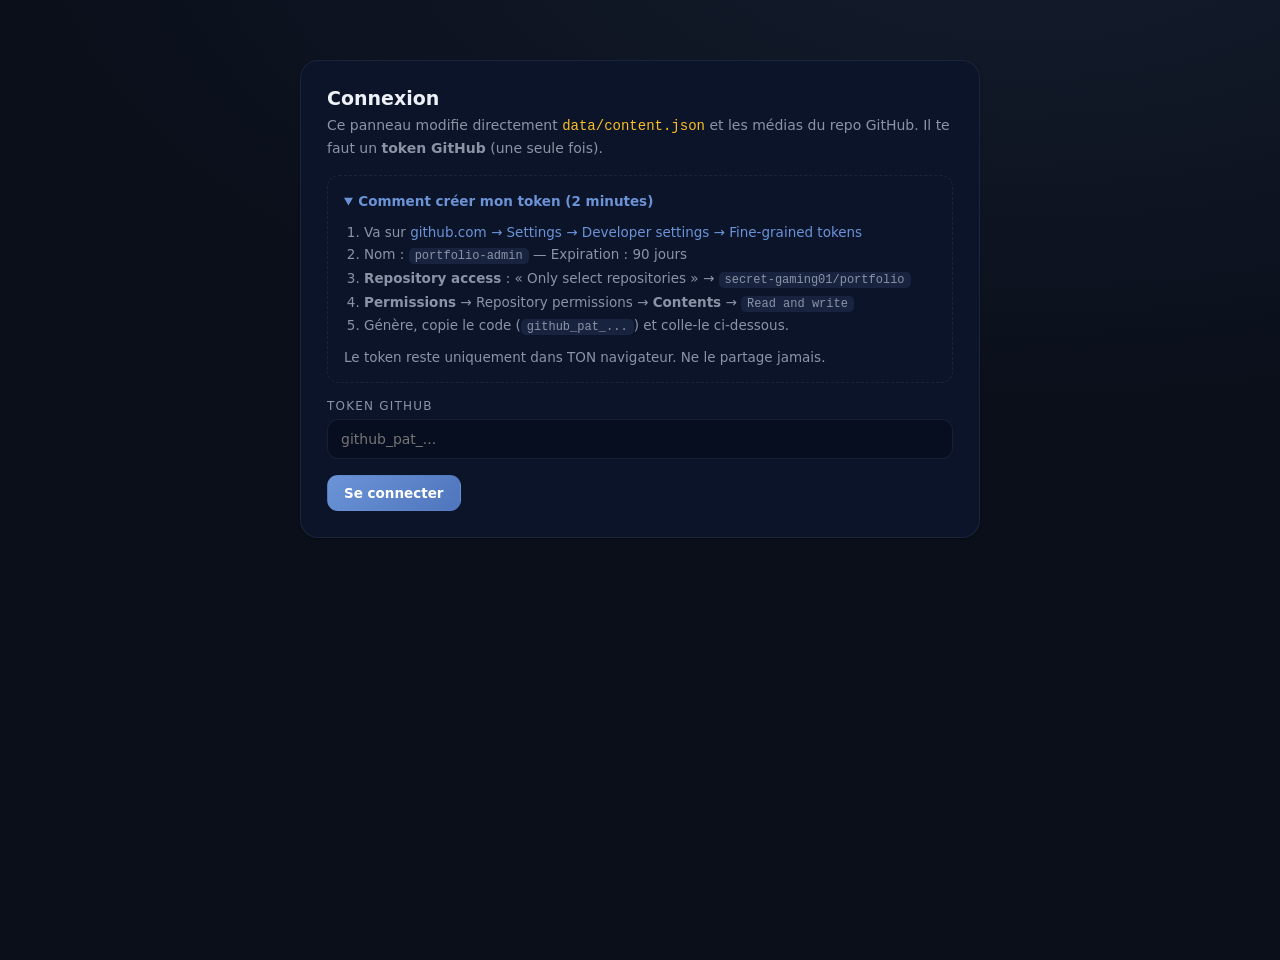
<file: admin.html>
<!DOCTYPE html>
<html lang="fr">
<head>
  <meta charset="UTF-8" />
  <meta name="viewport" content="width=device-width, initial-scale=1.0" />
  <meta name="robots" content="noindex,nofollow" />
  <title>SG_01 — Admin Panel v3</title>
  <link rel="icon" href="data:image/svg+xml,%3Csvg xmlns='http://www.w3.org/2000/svg' viewBox='0 0 64 64'%3E%3Crect width='64' height='64' rx='14' fill='%231f2937'/%3E%3Ctext x='32' y='42' font-size='26' font-family='monospace' font-weight='bold' fill='%2360a5fa' text-anchor='middle'%3ESG%3C/text%3E%3C/svg%3E" />
  <style>
    :root {
      --bg: #0a0f1a; --panel: #101a30; --line: rgba(125,155,205,.12);
      --text: #eef2f8; --muted: #8a94a6; --cyan: #6b93d6; --blue: #84a8e0;
      --green: #34d399; --red: #f87171; --amber: #fbbf24;
    }
    * { margin: 0; padding: 0; box-sizing: border-box; }
    body {
      font-family: "Segoe UI", system-ui, sans-serif;
      background:
        radial-gradient(1000px 500px at 80% -10%, rgba(107,147,214,.08), transparent),
        radial-gradient(800px 400px at 10% 110%, rgba(79,118,189,.06), transparent),
        var(--bg);
      color: var(--text); min-height: 100vh;
    }
    /* ---------- LAYOUT ---------- */
    .app { display: flex; min-height: 100vh; }
    .app.locked { display: none; }
    .sidebar {
      position: fixed; inset: 0 auto 0 0; width: 252px; z-index: 40;
      display: flex; flex-direction: column; gap: 6px;
      padding: 20px 14px;       background: rgba(4,8,14,.96); border-right: 1px solid var(--line);
    }
    .brand { font-family: Consolas, monospace; font-weight: 700; font-size: 19px; color: var(--text); text-decoration: none; padding: 4px 10px 14px; display: block; }
    .brand span { color: var(--cyan); }
    .brand small { display: block; font-size: 10px; letter-spacing: 3px; color: var(--muted); font-weight: 400; margin-top: 2px; }
    .nav { display: grid; gap: 4px; }
    .nav button {
      display: flex; align-items: center; gap: 11px; width: 100%;
      padding: 11px 13px; border: none; border-radius: 12px; background: none;
      color: var(--muted); font-size: 14px; font-family: inherit; text-align: left; cursor: pointer;
      transition: all .2s ease;
    }
    .nav button svg { width: 17px; height: 17px; flex: none; }
    .nav button:hover { color: var(--text); background: rgba(96,165,250,.06); }
    .nav button.active {
      background: linear-gradient(135deg, var(--cyan), var(--blue));
      color: #ffffff; font-weight: 700;
    }
    .side-foot { margin-top: auto; display: grid; gap: 10px; padding-top: 14px; border-top: 1px solid var(--line); }
    .main { flex: 1; margin-left: 252px; padding: 24px 28px 120px; max-width: 1280px; }
    .topbar { display: flex; align-items: center; justify-content: space-between; gap: 12px; flex-wrap: wrap; margin-bottom: 22px; }
    .topbar h1 { font-size: 23px; }
    .top-actions { display: flex; gap: 8px; flex-wrap: wrap; align-items: center; }
    /* ---------- COMPOSANTS ---------- */
    .btn {
      padding: 9px 16px; border-radius: 11px; border: 1px solid var(--line);
      background: rgba(255,255,255,.05); color: var(--text); cursor: pointer;
      font-size: 13.5px; transition: all .2s ease; text-decoration: none;
      display: inline-flex; align-items: center; gap: 6px; font-family: inherit;
    }
    .btn:hover { border-color: var(--cyan); color: var(--cyan); transform: translateY(-1px); }
    .btn.primary { background: linear-gradient(135deg, var(--cyan), var(--blue)); border-color: transparent; color: #04121f; font-weight: 700; }
    .btn.primary:hover { color: #04121f; filter: brightness(1.1); }
    .btn.danger:hover { border-color: var(--red); color: var(--red); }
    .btn:disabled { opacity: .5; cursor: not-allowed; transform: none; }
    .pill { display: inline-flex; align-items: center; gap: 7px; font-size: 12.5px; color: var(--muted); border: 1px solid var(--line); border-radius: 999px; padding: 5px 12px; }
    .dot { width: 8px; height: 8px; border-radius: 50%; background: var(--red); }
    .dot.on { background: var(--green); box-shadow: 0 0 8px var(--green); }
    .card { border: 1px solid var(--line); border-radius: 18px; background: var(--panel); backdrop-filter: blur(10px); padding: 26px; margin-bottom: 22px; }
    h2.title { font-size: 19px; margin-bottom: 6px; }
    p.sub { color: var(--muted); font-size: 14px; line-height: 1.55; }
    a.link { color: var(--cyan); text-decoration: none; }
    a.link:hover { text-decoration: underline; }
    label.fld { display: block; font-size: 12px; letter-spacing: 1.2px; text-transform: uppercase; color: var(--muted); margin: 16px 0 6px; }
    input[type=text], input[type=password], input[type=url], select, textarea {
      width: 100%; padding: 11px 13px; border-radius: 11px; border: 1px solid var(--line);
      background: rgba(3,6,16,.6); color: var(--text); font-size: 14px; font-family: inherit;
      outline: none; transition: border-color .2s ease;
    }
    input:focus, select:focus, textarea:focus { border-color: var(--cyan); }
    textarea { resize: vertical; min-height: 90px; line-height: 1.55; }
    textarea.mono { font-family: Consolas, monospace; font-size: 12.5px; min-height: 340px; }
    details.help { border: 1px dashed var(--line); border-radius: 12px; padding: 14px 16px; margin-top: 16px; color: var(--muted); font-size: 13.5px; line-height: 1.65; }
    details.help summary { cursor: pointer; color: var(--cyan); font-weight: 600; }
    details.help ol { padding-left: 20px; margin-top: 8px; }
    details.help code { background: rgba(255,255,255,.07); padding: 1px 6px; border-radius: 5px; font-size: 12px; color: var(--amber); }
    .msg { margin-top: 12px; font-size: 13.5px; border-radius: 10px; padding: 10px 14px; display: none; }
    .msg.err { display: block; background: rgba(248,113,113,.12); border: 1px solid rgba(248,113,113,.4); color: var(--red); }
    .msg.ok { display: block; background: rgba(52,211,153,.1); border: 1px solid rgba(52,211,153,.4); color: var(--green); }
    .row { display: grid; grid-template-columns: 1fr 150px 64px auto auto; gap: 10px; align-items: center; margin-bottom: 10px; }
    .row .pct { text-align: right; color: var(--cyan); font-weight: 700; font-size: 15px; min-width: 48px; }
    input[type=range] { accent-color: var(--cyan); width: 100%; }
    .icon-btn {
      min-width: 36px; height: 36px; display: inline-grid; place-items: center;
      border-radius: 10px; border: 1px solid var(--line); background: rgba(255,255,255,.04);
      color: var(--muted); cursor: pointer; font-size: 15px; transition: all .2s ease;
    }
    .icon-btn:hover { color: var(--cyan); border-color: var(--cyan); }
    .icon-btn.del:hover { color: var(--red); border-color: var(--red); }
    details.proj { border: 1px solid var(--line); border-radius: 14px; background: rgba(3,6,16,.45); margin-bottom: 12px; overflow: hidden; }
    details.proj > summary { padding: 14px 18px; cursor: pointer; display: flex; justify-content: space-between; align-items: center; gap: 10px; font-weight: 600; list-style: none; }
    details.proj > summary::-webkit-details-marker { display: none; }
    details.proj > summary .cat-tag { font-size: 11px; letter-spacing: 1.5px; text-transform: uppercase; color: var(--cyan); border: 1px solid rgba(107,147,214,.35); padding: 3px 10px; border-radius: 999px; flex: none; }
    details.proj .inner { padding: 4px 18px 20px; }
    .grid2 { display: grid; grid-template-columns: 1fr 1fr; gap: 0 16px; }
    .proj-tools { display: flex; gap: 8px; flex-wrap: wrap; }
    /* ---------- DASHBOARD ---------- */
    .stat-cards { display: grid; grid-template-columns: repeat(auto-fit, minmax(160px, 1fr)); gap: 14px; margin-bottom: 8px; }
    .stat { border: 1px solid var(--line); border-radius: 16px; background: rgba(3,6,16,.45); padding: 18px; }
    .stat b { display: block; font-size: 30px; font-family: Consolas, monospace; color: var(--cyan); }
    .stat span { font-size: 12px; letter-spacing: 1.5px; text-transform: uppercase; color: var(--muted); }
    /* ---------- MEDIAS ---------- */
    .m-row { display: flex; align-items: center; gap: 12px; padding: 11px 14px; border: 1px solid var(--line); border-radius: 12px; margin-bottom: 8px; background: rgba(3,6,16,.4); }
    .m-name { font-family: Consolas, monospace; font-size: 13px; flex: 1; overflow: hidden; text-overflow: ellipsis; white-space: nowrap; }
    .m-size { color: var(--muted); font-size: 12px; flex: none; }
    .badge-t { font-size: 10.5px; letter-spacing: 1.2px; text-transform: uppercase; color: var(--amber); border: 1px solid rgba(251,191,36,.35); padding: 2px 8px; border-radius: 999px; flex: none; }
    .dropzone { border: 2px dashed var(--line); border-radius: 14px; padding: 26px; text-align: center; color: var(--muted); margin-bottom: 14px; transition: all .2s ease; cursor: pointer; }
    .dropzone:hover, .dropzone.over { border-color: var(--cyan); color: var(--cyan); background: rgba(107,147,214,.04); }
    /* ---------- PREVIEW ---------- */
    .preview-frame { width: 100%; height: 72vh; border: 1px solid var(--line); border-radius: 14px; background: #0b1120; }
    /* ---------- SAVE BAR / DIVERS ---------- */
    .save-bar { position: fixed; left: 252px; right: 0; bottom: 0; z-index: 60; backdrop-filter: blur(14px); background: rgba(3,6,16,.85); border-top: 1px solid var(--line); padding: 13px 24px; }
    .save-inner { display: flex; align-items: center; gap: 14px; justify-content: space-between; flex-wrap: wrap; }
    .save-status { font-size: 13px; color: var(--muted); }
    .save-status b { color: var(--amber); }
    .save-status.ok b { color: var(--green); }
    .hidden { display: none !important; }
    .spin { display: inline-block; width: 15px; height: 15px; border: 2px solid rgba(255,255,255,.25); border-top-color: var(--cyan); border-radius: 50%; animation: sp .7s linear infinite; vertical-align: -3px; margin-right: 6px; }
    @keyframes sp { to { transform: rotate(360deg); } }
    .qa-grid { display: grid; grid-template-columns: repeat(auto-fit, minmax(170px, 1fr)); gap: 10px; margin-top: 16px; }
    .banner { display: flex; align-items: center; gap: 12px; flex-wrap: wrap; border: 1px solid rgba(251,191,36,.4); background: rgba(251,191,36,.08); border-radius: 14px; padding: 12px 16px; margin-bottom: 16px; font-size: 13.5px; }
    .hist-row { display: flex; align-items: center; gap: 12px; padding: 11px 14px; border: 1px solid var(--line); border-radius: 12px; margin-bottom: 8px; background: rgba(6,11,24,.55); }
    .hist-msg { flex: 1; min-width: 0; overflow: hidden; text-overflow: ellipsis; white-space: nowrap; font-size: 13.5px; }
    .hist-date { color: var(--muted); font-size: 12px; flex: none; }
    .meta-line { font-size: 12.5px; color: var(--muted); margin-top: 10px; }
    /* ---------- THÈME SOMBRE PRO ---------- */
    body {
      background:
        radial-gradient(1000px 500px at 80% -10%, rgba(107,147,214,.10), transparent),
        #0a0f1a;
    }
    .card, header.bar, .sidebar { background: #0c142a; border-color: var(--line); box-shadow: 0 1px 2px rgba(0,0,0,.3); }
    input[type=text], input[type=password], input[type=url], select, textarea { background: rgba(6,12,28,.7); }
    details.help code { background: rgba(107,147,214,.12); color: var(--accent2); }
    details.proj, .m-row, .stat { background: rgba(8,14,30,.6); }
    .save-bar { background: rgba(12,18,34,.92); border-top-color: var(--line); }
    .nav button:hover:not(.active) { background: rgba(107,147,214,.08); color: #ffffff; }
    .nav button.active { color: #ffffff; }
    .btn { background: rgba(107,147,214,.06); }
    .btn.primary { background: linear-gradient(135deg, #6b93d6, #4f76bd); color: #ffffff; font-weight: 700; }
    .btn.primary:hover { color: #ffffff; }
    .icon-btn { background: rgba(107,147,214,.06); }
    .badge-t { color: #fbbf24; border-color: rgba(251,191,36,.35); background: rgba(251,191,36,.08); }
    .dropzone.over { background: rgba(107,147,214,.06); }
    .preview-frame { border-color: var(--line); }
    @media (max-width: 900px) {
      .sidebar { position: static; width: auto; flex-direction: row; align-items: center; overflow-x: auto; border-right: none; border-bottom: 1px solid var(--line); padding: 10px 12px; gap: 10px; }
      .brand { padding: 0 6px; } .brand small { display: none; }
      .nav { display: flex; margin-left: auto; }
      .nav button { padding: 8px 11px; font-size: 12.5px; white-space: nowrap; }
      .nav button svg { display: none; }
      .side-foot { margin: 0; padding: 0; border: none; flex: none; }
      .main { margin-left: 0; padding: 18px 16px 130px; }
      .save-bar { left: 0; }
      .row { grid-template-columns: 1fr 90px 50px auto auto; }
      .grid2 { grid-template-columns: 1fr; }
    }
  </style>
</head>
<body>

  <!-- CONNEXION -->
  <section class="card" id="loginCard" style="max-width:680px;margin:60px auto">
    <h2 class="title">Connexion</h2>
    <p class="sub">Ce panneau modifie directement <code style="color:var(--amber)">data/content.json</code> et les médias du repo GitHub. Il te faut un <b>token GitHub</b> (une seule fois).</p>
    <details class="help" open>
      <summary>Comment créer mon token (2 minutes)</summary>
      <ol>
        <li>Va sur <a class="link" href="https://github.com/settings/personal-access-tokens/new" target="_blank" rel="noopener">github.com → Settings → Developer settings → Fine-grained tokens</a></li>
        <li>Nom : <code>portfolio-admin</code> — Expiration : 90 jours</li>
        <li><b>Repository access</b> : « Only select repositories » → <code>secret-gaming01/portfolio</code></li>
        <li><b>Permissions</b> → Repository permissions → <b>Contents</b> → <code>Read and write</code></li>
        <li>Génère, copie le code (<code>github_pat_...</code>) et colle-le ci-dessous.</li>
      </ol>
      <p style="margin-top:8px">Le token reste uniquement dans TON navigateur. Ne le partage jamais.</p>
    </details>
    <label class="fld" for="tokInput">Token GitHub</label>
    <input type="password" id="tokInput" placeholder="github_pat_..." autocomplete="off" />
    <div style="margin-top:16px"><button type="button" class="btn primary" id="loginBtn">Se connecter</button></div>
    <div class="msg" id="loginMsg"></div>
  </section>

  <!-- APPLICATION -->
  <div class="app locked" id="app">
    <aside class="sidebar">
      <a href="./" class="brand">SG<span>_01</span><small>PANNEAU ADMIN V3</small></a>
      <nav class="nav" id="sideNav">
        <button type="button" data-view="dashboard" class="active"><svg viewBox="0 0 24 24" fill="none" stroke="currentColor" stroke-width="2"><rect x="3" y="3" width="7" height="7" rx="1"/><rect x="14" y="3" width="7" height="7" rx="1"/><rect x="3" y="14" width="7" height="7" rx="1"/><rect x="14" y="14" width="7" height="7" rx="1"/></svg>Dashboard</button>
        <button type="button" data-view="skills"><svg viewBox="0 0 24 24" fill="none" stroke="currentColor" stroke-width="2"><line x1="4" y1="20" x2="4" y2="10"/><line x1="12" y1="20" x2="12" y2="4"/><line x1="20" y1="20" x2="20" y2="14"/></svg>Compétences</button>
        <button type="button" data-view="hero"><svg viewBox="0 0 24 24" fill="none" stroke="currentColor" stroke-width="2"><path d="M13 2 3 14h7l-1 8 10-12h-7l1-8z"/></svg>Hero &amp; Marquee</button>
        <button type="button" data-view="projects"><svg viewBox="0 0 24 24" fill="none" stroke="currentColor" stroke-width="2"><path d="M3 7a2 2 0 0 1 2-2h4l2 2h8a2 2 0 0 1 2 2v8a2 2 0 0 1-2 2H5a2 2 0 0 1-2-2V7z"/></svg>Projets</button>
        <button type="button" data-view="site"><svg viewBox="0 0 24 24" fill="none" stroke="currentColor" stroke-width="2"><path d="M3 11 12 3l9 8"/><path d="M5 10v10h14V10"/></svg>Site &amp; Contact</button>
        <button type="button" data-view="media"><svg viewBox="0 0 24 24" fill="none" stroke="currentColor" stroke-width="2"><rect x="3" y="5" width="18" height="14" rx="2"/><circle cx="9" cy="10" r="1.6"/><path d="m5 17 5-5 4 4 2-2 3 3"/></svg>Médias</button>
        <button type="button" data-view="history"><svg viewBox="0 0 24 24" fill="none" stroke="currentColor" stroke-width="2"><circle cx="12" cy="12" r="9"/><path d="M12 7v5l3 3"/></svg>Historique</button>
        <button type="button" data-view="preview"><svg viewBox="0 0 24 24" fill="none" stroke="currentColor" stroke-width="2"><path d="M2 12s3.5-6 10-6 10 6 10 6-3.5 6-10 6-10-6-10-6z"/><circle cx="12" cy="12" r="2.5"/></svg>Aperçu</button>
        <button type="button" data-view="json"><svg viewBox="0 0 24 24" fill="none" stroke="currentColor" stroke-width="2"><path d="M8 4c-2 0-3 1-3 3v3c0 1-1 2-2 2 1 0 2 1 2 2v3c0 2 1 3 3 3"/><path d="M16 4c2 0 3 1 3 3v3c0 1 1 2 2 2-1 0-2 1-2 2v3c0 2-1 3-3 3"/></svg>JSON brut</button>
      </nav>
      <div class="side-foot">
        <span class="pill"><span class="dot" id="statusDot"></span><span id="statusTxt">Non connecté</span></span>
        <button type="button" class="btn danger" id="logoutBtn">Déconnexion</button>
      </div>
    </aside>

    <main class="main">
      <div class="topbar">
        <h1 id="viewTitle">Dashboard</h1>
        <div class="top-actions">
          <button type="button" class="btn" id="reloadBtn">Recharger depuis GitHub</button>
          <a href="./" target="_blank" rel="noopener" class="btn" id="siteLink">Voir le site ↗</a>
        </div>
      </div>

      <!-- DASHBOARD -->
      <section class="view" id="view-dashboard">
        <div class="banner hidden" id="draftBanner">
          <span>Un brouillon non publié a été retrouvé sur cet appareil.</span>
          <button type="button" class="btn primary" id="draftRestore">Restaurer le brouillon</button>
          <button type="button" class="btn" id="draftDiscard">Ignorer</button>
        </div>
        <div class="stat-cards">
          <div class="stat"><b id="stViews">–</b><span>Vues du site</span></div>
          <div class="stat"><b id="stProjects">–</b><span>Projets</span></div>
          <div class="stat"><b id="stSkills">–</b><span>Compétences</span></div>
          <div class="stat"><b id="stMedia">–</b><span>Médias</span></div>
          <div class="stat"><b id="stStars">–</b><span>Étoiles repo</span></div>
          <div class="stat"><b id="stServices">–</b><span>Services</span></div>
        </div>
        <div class="qa-grid" id="qaGrid">
          <button type="button" class="btn" data-goto="projects">+ Gérer les projets</button>
          <button type="button" class="btn" data-goto="media">+ Ajouter un média</button>
          <button type="button" class="btn" data-goto="site">+ Modifier le SEO</button>
          <button type="button" class="btn" data-goto="history">+ Restaurer une version</button>
        </div>
        <h2 class="title" style="margin-top:26px;font-size:16px">Dernières publications</h2>
        <div id="histMini"></div>
        <p class="meta-line" id="commitInfo"></p>
        <p class="sub" style="margin-top:14px">Astuce : <b>Ctrl+S</b> enregistre directement. Un brouillon local est conservé automatiquement pendant tes modifications.</p>
      </section>

      <!-- SKILLS -->
      <section class="view hidden" id="view-skills">
        <div class="card">
          <h2 class="title">Compétences</h2>
          <p class="sub">Nom + niveau en %. Les barres du site s'animent jusqu'à cette valeur.</p>
          <div id="skillsList"></div>
          <button type="button" class="btn" id="addSkill">+ Ajouter une compétence</button>
        </div>
      </section>

      <!-- HERO -->
      <section class="view hidden" id="view-hero">
        <div class="card">
          <h2 class="title">Hero &amp; Marquee</h2>
          <label class="fld">Phrases du typing (une par ligne)</label>
          <textarea id="typingArea" rows="5"></textarea>
          <label class="fld">Bandeau défilant (un élément par ligne)</label>
          <textarea id="marqueeArea" rows="5"></textarea>
        </div>
      </section>

      <!-- PROJECTS -->
      <section class="view hidden" id="view-projects">
        <div class="card">
          <h2 class="title">Projets</h2>
          <p class="sub">Chaque projet = une carte + sa fiche modale sur le site. « thumb » = visuel p1 à p6. URLs vides = liens « bientôt disponible ».</p>
          <div id="projList"></div>
          <button type="button" class="btn" id="addProj">+ Ajouter un projet</button>
        </div>
      </section>

      <!-- SITE -->
      <section class="view hidden" id="view-site">
        <div class="card">
          <h2 class="title">Site &amp; contact</h2>
          <p class="sub">Les textes et coordonnées affichés sur le portfolio.</p>
          <label class="fld">Texte « Qui suis-je ? »</label>
          <textarea id="siteAbout" rows="3"></textarea>
          <label class="fld">Citation</label>
          <input type="text" id="siteQuote" />
          <div class="grid2">
            <div><label class="fld">Rôle</label><input type="text" id="siteRole" /></div>
            <div><label class="fld">Base</label><input type="text" id="siteBase" /></div>
            <div><label class="fld">Statut</label><input type="text" id="siteStatus" /></div>
            <div><label class="fld">Localisation (carte contact)</label><input type="text" id="siteLocation" /></div>
          </div>
          <h2 class="title" style="margin-top:26px;font-size:17px">Services</h2>
          <div id="siteServices"></div>
          <h2 class="title" style="margin-top:26px;font-size:17px">Coordonnées</h2>
          <div class="grid2">
            <div><label class="fld">Email (formulaire inclus)</label><input type="text" id="siteEmail" /></div>
            <div><label class="fld">Pseudo Discord</label><input type="text" id="siteDiscord" /></div>
            <div><label class="fld">URL GitHub</label><input type="text" id="siteGithub" placeholder="https://github.com/..." /></div>
            <div><label class="fld">URL Twitch</label><input type="text" id="siteTwitch" placeholder="https://www.twitch.tv/..." /></div>
          </div>
          <label class="fld">Tagline du footer</label>
          <textarea id="siteTagline" rows="2"></textarea>
          <label class="fld">Fichier musique (ex. assets/music1.mp3)</label>
          <input type="text" id="siteMusic" />
          <h2 class="title" style="margin-top:26px;font-size:17px">SEO</h2>
          <label class="fld">Titre de l'onglet navigateur</label>
          <input type="text" id="siteTitle" placeholder="Secret_gaming01 — Portfolio Développeur" />
          <label class="fld">Description (Google &amp; réseaux sociaux)</label>
          <textarea id="siteMeta" rows="2" placeholder="Portfolio de Secret_gaming01, développeur web..."></textarea>
        </div>
      </section>

      <!-- MEDIAS -->
      <section class="view hidden" id="view-media">
        <div class="card">
          <h2 class="title">Bibliothèque de médias</h2>
          <p class="sub">Fichiers du dossier <code style="color:var(--amber)">assets/</code>. Clique-glisse ou sélectionne des images / sons pour les téléverser, puis utilise leur chemin dans les projets ou le champ musique.</p>
          <div class="dropzone" id="dropzone">Clique ici ou dépose des fichiers (png, jpg, webp, svg, gif, mp3…)</div>
          <input type="file" id="mediaFile" multiple style="display:none" />
          <div id="mediaList"><p class="sub">Chargement…</p></div>
        </div>
      </section>

      <!-- PREVIEW -->
      <section class="view hidden" id="view-preview">
        <div class="card">
          <h2 class="title">Aperçu du site</h2>
          <p class="sub">Rendu en direct du portfolio. Après une sauvegarde, attends 1–2 min puis recharge l'aperçu.</p>
          <div style="margin:12px 0"><button type="button" class="btn" id="previewReload">Recharger l'aperçu</button></div>
          <iframe class="preview-frame" id="previewFrame" src="./" title="Aperçu du site"></iframe>
        </div>
      </section>

      <!-- HISTORIQUE -->
      <section class="view hidden" id="view-history">
        <div class="card">
          <h2 class="title">Historique des versions</h2>
          <p class="sub">Les 10 dernières publications de <code style="color:var(--amber)">content.json</code>. « Charger » remet cette version dans l'éditeur — clique ensuite sur Enregistrer pour la republier.</p>
          <div id="histList"><p class="sub">Chargement…</p></div>
        </div>
      </section>

      <!-- JSON -->
      <section class="view hidden" id="view-json">
        <div class="card">
          <h2 class="title">JSON brut</h2>
          <p class="sub">Édition avancée directe. « Valider » vérifie la syntaxe avant sauvegarde.</p>
          <textarea id="jsonArea" class="mono" spellcheck="false"></textarea>
          <div style="margin-top:12px;display:flex;gap:10px;flex-wrap:wrap">
            <button type="button" class="btn" id="validateJson">Valider le JSON</button>
            <button type="button" class="btn" id="applyFromForm">Régénérer depuis les formulaires</button>
            <button type="button" class="btn" id="exportJson">Exporter (.json)</button>
            <button type="button" class="btn" id="importJsonBtn">Importer un fichier</button>
            <input type="file" id="importJsonFile" accept=".json,application/json" style="display:none" />
          </div>
          <div class="msg" id="jsonMsg"></div>
        </div>
      </section>

      <p class="meta-line" id="commitInfo2"></p>
    </main>
  </div>

  <div class="save-bar hidden" id="saveBar">
    <div class="save-inner">
      <span class="save-status" id="saveStatus">Modifications non enregistrées</span>
      <button type="button" class="btn primary" id="saveBtn">Enregistrer sur GitHub</button>
    </div>
  </div>

<script>
(() => {
  "use strict";
  const $ = (s) => document.querySelector(s);
  const $$ = (s) => Array.from(document.querySelectorAll(s));

  const REPO_API = "https://api.github.com/repos/secret-gaming01/portfolio";
  const FILE_PATH = "data/content.json";
  const TOK_KEY = "sg_admin_tok";
  let TOKEN = localStorage.getItem(TOK_KEY) || "";
  let SHA = null;
  let S = null;
  let dirty = false;
  let REPO = null;
  let draftTimer = null;

  const b64enc = (str) => {
    const bytes = new TextEncoder().encode(str);
    let bin = "";
    bytes.forEach((b) => (bin += String.fromCharCode(b)));
    return btoa(bin);
  };
  const b64dec = (b64) => {
    const bin = atob(b64.replace(/\s/g, ""));
    return new TextDecoder().decode(Uint8Array.from(bin, (c) => c.charCodeAt(0)));
  };
  const fileToB64 = (file) =>
    new Promise((resolve, reject) => {
      const r = new FileReader();
      r.onload = () => resolve(String(r.result).split(",")[1] || "");
      r.onerror = reject;
      r.readAsDataURL(file);
    });
  const escHtml = (s) =>
    String(s ?? "").replace(/[&<>"]/g, (ch) => ({ "&": "&amp;", "<": "&lt;", ">": "&gt;", '"': "&quot;" }[ch]));

  async function gh(path, opts = {}) {
    return fetch(REPO_API + path, {
      ...opts,
      headers: {
        Authorization: "Bearer " + TOKEN,
        Accept: "application/vnd.github+json",
        "X-GitHub-Api-Version": "2022-11-28",
        ...(opts.body ? { "Content-Type": "application/json" } : {}),
        ...(opts.headers || {})
      }
    });
  }

  function setMsg(el, cls, txt) { el.className = "msg " + cls; el.textContent = txt; }

  function setStatus(loggedIn, who) {
    $("#statusDot").classList.toggle("on", loggedIn);
    $("#statusTxt").textContent = loggedIn ? who || "Connecté" : "Non connecté";
    $("#app").classList.toggle("locked", !loggedIn);
    $("#loginCard").classList.toggle("hidden", loggedIn);
    $("#saveBar").classList.toggle("hidden", !loggedIn);
  }

  function markDirty() {
    if (dirty) return;
    dirty = true;
    document.title = "● SG_01 Admin";
    $("#saveStatus").classList.remove("ok");
    $("#saveStatus").innerHTML = "<b>●</b> Modifications non enregistrées";
  }
  function scheduleDraft() {
    clearTimeout(draftTimer);
    draftTimer = setTimeout(() => {
      try { localStorage.setItem("sg_draft", JSON.stringify(S)); } catch {}
    }, 800);
  }
  const origMarkDirty = markDirty;
  markDirty = function () { origMarkDirty(); scheduleDraft(); };
  function markSaved() {
    dirty = false;
    document.title = "SG_01 — Admin Panel v3";
    try { localStorage.removeItem("sg_draft"); } catch {}
    $("#saveStatus").classList.add("ok");
    $("#saveStatus").innerHTML = "<b>Publié !</b> Le site se met à jour dans 1–2 min.";
  }
  window.addEventListener("beforeunload", (e) => { if (dirty) e.preventDefault(); });

  /* ---------- RACCOURCI CTRL+S + BROUILLON ---------- */
  window.addEventListener("keydown", (e) => {
    if ((e.ctrlKey || e.metaKey) && e.key.toLowerCase() === "s") {
      e.preventDefault();
      const bar = $("#saveBar");
      if (bar && !bar.classList.contains("hidden") && !$("#saveBtn").disabled) $("#saveBtn").click();
    }
  });

  function checkDraft() {
    let draft = null;
    try { draft = localStorage.getItem("sg_draft"); } catch {}
    if (!draft || !S) return;
    if (draft === JSON.stringify(S)) { localStorage.removeItem("sg_draft"); return; }
    try {
      JSON.parse(draft);
      $("#draftBanner").classList.remove("hidden");
    } catch {}
  }
  $("#draftRestore").addEventListener("click", () => {
    try {
      S = JSON.parse(localStorage.getItem("sg_draft"));
      hydrateForms();
      markDirty();
      $("#draftBanner").classList.add("hidden");
    } catch (e) { alert("Brouillon illisible : " + e.message); }
  });
  $("#draftDiscard").addEventListener("click", () => {
    localStorage.removeItem("sg_draft");
    $("#draftBanner").classList.add("hidden");
  });

  /* ---------- DASHBOARD EXTRAS ---------- */
  async function loadDashboardExtras() {
    try {
      const r = await fetch("https://abacus.jasoncameron.dev/get/portfoliosecretgaming01/views");
      if (r.ok) {
        const raw = await r.text();
        let v = 0;
        try { v = parseInt(JSON.parse(raw).value, 10) || 0; } catch { v = parseInt(raw, 10) || 0; }
        $("#stViews").textContent = v.toLocaleString("fr-FR");
      }
    } catch { $("#stViews").textContent = "–"; }
    if (REPO && typeof REPO.stargazers_count === "number") $("#stStars").textContent = REPO.stargazers_count;
    try {
      const res = await gh("/contents/assets");
      if (res.ok) $("#stMedia").textContent = (await res.json()).filter((f) => f.type === "file").length;
    } catch { $("#stMedia").textContent = "–"; }
    try {
      const res = await gh("/commits?path=" + FILE_PATH + "&per_page=5");
      if (res.ok) {
        const rows = await res.json();
        $("#histMini").innerHTML = rows.map((c) =>
          '<div class="hist-row"><span class="hist-date">' +
          new Date(c.commit.author.date).toLocaleDateString("fr-FR") + " " +
          new Date(c.commit.author.date).toLocaleTimeString("fr-FR", { hour: "2-digit", minute: "2-digit" }) +
          '</span><span class="hist-msg">' + escHtml(c.commit.message) + "</span></div>"
        ).join("");
      }
    } catch {}
  }

  /* ---------- HISTORIQUE ---------- */
  async function loadHistory() {
    const list = $("#histList");
    list.innerHTML = '<p class="sub">Chargement…</p>';
    try {
      const res = await gh("/commits?path=" + FILE_PATH + "&per_page=10");
      if (!res.ok) throw new Error("API (" + res.status + ")");
      const rows = await res.json();
      list.innerHTML = "";
      rows.forEach((c) => {
        const row = document.createElement("div");
        row.className = "hist-row";
        const d = new Date(c.commit.author.date);
        row.innerHTML =
          '<span class="hist-date">' + d.toLocaleDateString("fr-FR") + " " +
          d.toLocaleTimeString("fr-FR", { hour: "2-digit", minute: "2-digit" }) + "</span>" +
          '<span class="hist-msg">' + escHtml(c.commit.message) + "</span>";
        const b = document.createElement("button");
        b.type = "button"; b.className = "btn"; b.textContent = "Charger cette version";
        b.addEventListener("click", async () => {
          if (dirty && !confirm("Modifications non enregistrées — charger la version de " + d.toLocaleString("fr-FR") + " et les perdre ?")) return;
          b.disabled = true;
          try {
            const r = await gh("/contents/" + FILE_PATH + "?ref=" + c.sha);
            if (!r.ok) throw new Error(r.status);
            S = JSON.parse(b64dec((await r.json()).content));
            hydrateForms();
            markDirty();
            alert("Version chargée dans l'éditeur — clique sur Enregistrer pour la republier.");
          } catch (e) { alert("Erreur : " + e.message); b.disabled = false; }
        });
        row.appendChild(b);
        list.appendChild(row);
      });
      if (!rows.length) list.innerHTML = '<p class="sub">Aucun historique.</p>';
    } catch (e) {
      list.innerHTML = "";
      setMsg(list, "err", "Impossible de charger l'historique : " + e.message);
    }
  }

  /* ---------- NAVIGATION ---------- */
  const TITLES = {
    dashboard: "Dashboard", skills: "Compétences", hero: "Hero & Marquee",
    projects: "Projets", site: "Site & Contact", media: "Bibliothèque de médias",
    preview: "Aperçu du site", json: "JSON brut"
  };
  $$("#sideNav button").forEach((btn) =>
    btn.addEventListener("click", () => {
      $$("#sideNav button").forEach((b) => b.classList.remove("active"));
      $$(".view").forEach((v) => v.classList.add("hidden"));
      btn.classList.add("active");
      $("#view-" + btn.dataset.view).classList.remove("hidden");
      $("#viewTitle").textContent = TITLES[btn.dataset.view] || "";
      if (btn.dataset.view === "media") loadMedia();
      if (btn.dataset.view === "history") loadHistory();
      if (btn.dataset.view === "dashboard") loadDashboardExtras();
      if (btn.dataset.view === "preview") $("#previewFrame").src = "./?" + Date.now();
    })
  );
  $$("#qaGrid [data-goto]").forEach((b) =>
    b.addEventListener("click", () => {
      const target = $('#sideNav button[data-view="' + b.dataset.goto + '"]');
      if (target) target.click();
    })
  );

  /* ---------- LOGIN ---------- */
  async function tryLogin(tok) {
    const saved = TOKEN;
    TOKEN = tok;
    try {
      const res = await gh("");
      if (res.status === 401) throw new Error("Token invalide ou expiré.");
      if (!res.ok) throw new Error("Erreur GitHub (" + res.status + ").");
      const repo = await res.json();
      if (!repo.permissions || !repo.permissions.push)
        throw new Error("Le token n'a pas le droit d'écrire (permission Contents manquante).");
      REPO = repo;
      localStorage.setItem(TOK_KEY, tok);
      setStatus(true, "Admin ✓");
      await loadFile();
      loadLastCommit();
      return true;
    } catch (e) {
      TOKEN = saved;
      setMsg($("#loginMsg"), "err", "Erreur : " + e.message);
      return false;
    }
  }
  $("#loginBtn").addEventListener("click", () => {
    const tok = $("#tokInput").value.trim();
    if (!tok) return setMsg($("#loginMsg"), "err", "Colle ton token d'abord.");
    const b = $("#loginBtn");
    b.disabled = true; b.textContent = "Vérification...";
    tryLogin(tok).finally(() => { b.disabled = false; b.textContent = "Se connecter"; });
  });
  $("#tokInput").addEventListener("keydown", (e) => { if (e.key === "Enter") $("#loginBtn").click(); });
  $("#logoutBtn").addEventListener("click", () => {
    localStorage.removeItem(TOK_KEY);
    location.reload();
  });

  /* ---------- LOAD / SAVE ---------- */
  async function loadFile() {
    const res = await gh("/contents/" + FILE_PATH);
    if (!res.ok) throw new Error("Impossible de charger content.json (" + res.status + ")");
    const json = await res.json();
    SHA = json.sha;
    S = JSON.parse(b64dec(json.content));
    hydrateForms();
    syncJsonArea();
    updateDashboard();
  }
  $("#reloadBtn").addEventListener("click", async () => {
    if (dirty && !confirm("Modifications non enregistrées — recharger et perdre les changements ?")) return;
    try { await loadFile(); alert("Rechargé depuis GitHub"); }
    catch (e) { alert("Erreur : " + e.message); }
  });

  async function loadLastCommit() {
    try {
      const res = await gh("/commits?path=" + FILE_PATH + "&per_page=1");
      if (!res.ok) return;
      const [c] = await res.json();
      if (c) {
        const line = "Dernière publication : " + new Date(c.commit.author.date).toLocaleString("fr-FR") + " — « " + c.commit.message + " »";
        $("#commitInfo").textContent = line;
        $("#commitInfo2").textContent = line;
      }
    } catch {}
  }

  $("#saveBtn").addEventListener("click", async () => {
    collectTextareas();
    const body = JSON.stringify(S, null, 2);
    const btn = $("#saveBtn");
    btn.disabled = true;
    btn.innerHTML = '<span class="spin"></span>Publication...';
    const putBody = () => JSON.stringify({
      message: "Mise à jour du contenu via panneau admin",
      content: b64enc(body),
      sha: SHA
    });
    try {
      let res = await gh("/contents/" + FILE_PATH, { method: "PUT", body: putBody() });
      if (res.status === 409) {
        const fresh = await gh("/contents/" + FILE_PATH);
        SHA = (await fresh.json()).sha;
        res = await gh("/contents/" + FILE_PATH, { method: "PUT", body: putBody() });
      }
      if (!res.ok) throw new Error("GitHub a refusé (" + res.status + ")");
      const data = await res.json();
      SHA = data.content.sha;
      markSaved();
      loadLastCommit();
    } catch (e) {
      let hint = e.message;
      if (/401/.test(hint)) hint += " → Token expiré ou révoqué, recrée-en un.";
      else if (/403|422/.test(hint)) hint += " → Vérifie la permission Contents: Read and write.";
      alert("Échec de l'enregistrement : " + hint);
      markDirty();
    } finally {
      btn.disabled = false;
      btn.textContent = "Enregistrer sur GitHub";
    }
  });

  /* ---------- DASHBOARD ---------- */
  function updateDashboard() {
    if (!S) return;
    const set = (id, v) => { const el = $("#" + id); if (el) el.textContent = v; };
    set("stSkills", (S.skills || []).length);
    set("stProjects", (S.projects || []).length);
    set("stServices", ((S.site || {}).services || []).length);
    set("stTyping", (S.typing || []).length);
  }

  /* ---------- SKILLS ---------- */
  function skillRow(sk) {
    const div = document.createElement("div");
    div.className = "row";
    div.innerHTML =
      '<input type="text" class="sk-name" />' +
      '<input type="range" min="0" max="100" class="sk-lvl" />' +
      '<span class="pct"></span>' +
      '<button type="button" class="icon-btn up" title="Monter">↑</button>' +
      '<button type="button" class="icon-btn del" title="Supprimer">✕</button>';
    const nameI = div.querySelector(".sk-name");
    const lvlI = div.querySelector(".sk-lvl");
    const pct = div.querySelector(".pct");
    nameI.value = sk.name;
    lvlI.value = sk.level;
    pct.textContent = sk.level + "%";
    nameI.addEventListener("input", () => { sk.name = nameI.value; markDirty(); });
    lvlI.addEventListener("input", () => { sk.level = Number(lvlI.value); pct.textContent = sk.level + "%"; markDirty(); });
    div.querySelector(".del").addEventListener("click", () => {
      S.skills.splice(S.skills.indexOf(sk), 1);
      div.remove(); markDirty(); updateDashboard();
    });
    div.querySelector(".up").addEventListener("click", () => {
      const i = S.skills.indexOf(sk);
      if (i > 0) {
        [S.skills[i - 1], S.skills[i]] = [S.skills[i], S.skills[i - 1]];
        renderSkills(); markDirty();
      }
    });
    return div;
  }
  function renderSkills() {
    const list = $("#skillsList");
    list.innerHTML = "";
    S.skills.forEach((sk) => list.appendChild(skillRow(sk)));
  }
  $("#addSkill").addEventListener("click", () => {
    const sk = { name: "Nouvelle compétence", level: 50 };
    S.skills.push(sk);
    $("#skillsList").appendChild(skillRow(sk));
    markDirty(); updateDashboard();
  });

  /* ---------- HERO / MARQUEE ---------- */
  $("#typingArea").addEventListener("input", (e) => {
    S.typing = e.target.value.split("\n").map((l) => l.trim()).filter(Boolean);
    markDirty(); updateDashboard();
  });
  $("#marqueeArea").addEventListener("input", (e) => {
    S.marquee = e.target.value.split("\n").map((l) => l.trim()).filter(Boolean);
    markDirty();
  });
  function collectTextareas() {}

  /* ---------- PROJECTS ---------- */
  const CATS = [
    ["web", "Web"],
    ["3d", "3D"],
    ["bot", "Bots"],
    ["game", "Jeux"],
    ["desktop", "Bureau"],
    ["mobile", "Mobile"],
    ["api", "Backend"],
    ["tool", "Outils"],
    ["discord", "Discord"],
    ["autre", "Autre"]
  ];
  function projField(labelTxt, value, attr, onInput, isArea) {
    const wrap = document.createElement("div");
    const lab = document.createElement("label");
    lab.className = "fld"; lab.textContent = labelTxt;
    let inp;
    if (isArea) { inp = document.createElement("textarea"); inp.rows = attr.rows || 3; }
    else { inp = document.createElement("input"); inp.type = "text"; }
    if (attr.placeholder) inp.placeholder = attr.placeholder;
    inp.value = value ?? "";
    inp.addEventListener("input", () => { onInput(inp.value); markDirty(); });
    wrap.appendChild(lab); wrap.appendChild(inp);
    return wrap;
  }
  function projCard(p, idx) {
    const det = document.createElement("details");
    det.className = "proj";
    const sum = document.createElement("summary");
    sum.innerHTML = "<span class='p-title'>" + escHtml(p.title || "(sans titre)") + "</span><span class='cat-tag'>" + escHtml(p.cat) + "</span>";
    det.appendChild(sum);
    const inner = document.createElement("div");
    inner.className = "inner";

    const g1 = document.createElement("div"); g1.className = "grid2";
    g1.appendChild(projField("Titre", p.title, {}, (v) => {
      p.title = v;
      sum.querySelector(".p-title").textContent = v || "(sans titre)";
    }));
    const catWrap = document.createElement("div");
    catWrap.innerHTML = "<label class='fld'>Catégorie</label>";
    const sel = document.createElement("select");
    CATS.forEach(([v, l]) => {
      const o = document.createElement("option");
      o.value = v; o.textContent = l;
      if (p.cat === v) o.selected = true;
      sel.appendChild(o);
    });
    sel.addEventListener("change", () => { p.cat = sel.value; sum.querySelector(".cat-tag").textContent = sel.value; markDirty(); });
    catWrap.appendChild(sel);
    g1.appendChild(catWrap);
    inner.appendChild(g1);

    const g2 = document.createElement("div"); g2.className = "grid2";
    g2.appendChild(projField("Visuel (p1…p6, ou chemin image ex: assets/mon-visuel.png)", p.thumb, { placeholder: "p1" }, (v) => (p.thumb = v)));
    g2.appendChild(projField("Kicker (petit titre)", p.kicker, { placeholder: "Application web" }, (v) => (p.kicker = v)));
    inner.appendChild(g2);

    const gY = document.createElement("div"); gY.className = "grid2";
    gY.appendChild(projField("Année", p.year, { placeholder: "2025" }, (v) => (p.year = v)));
    const stWrap = document.createElement("div");
    stWrap.innerHTML = "<label class='fld'>Statut</label>";
    const st = document.createElement("select");
    [["", "—"], ["En cours", "En cours"], ["Terminé", "Terminé"], ["Archivé", "Archivé"], ["En ligne", "En ligne"], ["Bêta", "Bêta"], ["Idée", "Idée"], ["En pause", "En pause"], ["Abandonné", "Abandonné"]].forEach(([v, l]) => {
      const o = document.createElement("option");
      o.value = v; o.textContent = l;
      if ((p.status || "") === v) o.selected = true;
      st.appendChild(o);
    });
    st.addEventListener("change", () => { p.status = st.value; markDirty(); });
    stWrap.appendChild(st);
    gY.appendChild(stWrap);
    inner.appendChild(gY);

    const fWrap = document.createElement("label");
    fWrap.style.cssText = "display:flex;align-items:center;gap:9px;margin-top:16px;color:var(--muted);font-size:13.5px;cursor:pointer";
    const fchk = document.createElement("input");
    fchk.type = "checkbox"; fchk.checked = !!p.featured; fchk.style.accentColor = "#fbbf24";
    fchk.addEventListener("change", () => { p.featured = fchk.checked; markDirty(); });
    fWrap.appendChild(fchk);
    fWrap.appendChild(document.createTextNode("Mettre en avant (étoile dorée + bordure sur la carte)"));
    inner.appendChild(fWrap);

    inner.appendChild(projField("Description courte (carte)", p.short, { rows: 2 }, (v) => (p.short = v), true));
    inner.appendChild(projField("Description longue (modale)", p.desc, { rows: 3 }, (v) => (p.desc = v), true));
    inner.appendChild(projField("Tags de la carte (virgules)", (p.tags || []).join(", "), {}, (v) => (p.tags = v.split(",").map((x) => x.trim()).filter(Boolean))));
    inner.appendChild(projField("Stack de la modale (virgules)", (p.stack || []).join(", "), {}, (v) => (p.stack = v.split(",").map((x) => x.trim()).filter(Boolean))));
    inner.appendChild(projField("Fonctionnalités (une par ligne)", (p.feats || []).join("\n"), { rows: 4 }, (v) => (p.feats = v.split("\n").map((x) => x.trim()).filter(Boolean)), true));

    const g3 = document.createElement("div"); g3.className = "grid2";
    g3.appendChild(projField("URL démo (vide = bientôt)", p.demoUrl, { placeholder: "https://..." }, (v) => (p.demoUrl = v)));
    g3.appendChild(projField("URL code source (vide = bientôt)", p.repoUrl, { placeholder: "https://github.com/..." }, (v) => (p.repoUrl = v)));
    inner.appendChild(g3);

    const tools = document.createElement("div");
    tools.className = "proj-tools";
    tools.style.marginTop = "14px";
    [["↑", "Monter"], ["↓", "Descendre"], ["⧉", "Dupliquer le projet"], ["✕", "Supprimer le projet"]].forEach(([lbl, title], k) => {
      const b = document.createElement("button");
      b.type = "button";
      b.className = "icon-btn" + (k === 3 ? " del" : "");
      b.textContent = lbl;
      b.title = title;
      b.setAttribute("aria-label", title);
      b.addEventListener("click", () => {
        if (k === 0 && idx > 0) { [S.projects[idx - 1], S.projects[idx]] = [S.projects[idx], S.projects[idx - 1]]; }
        else if (k === 1 && idx < S.projects.length - 1) { [S.projects[idx + 1], S.projects[idx]] = [S.projects[idx], S.projects[idx + 1]]; }
        else if (k === 2) {
          const copy = JSON.parse(JSON.stringify(p));
          copy.title = (copy.title || "Projet") + " (copie)";
          S.projects.splice(idx + 1, 0, copy);
          const last = $("#projList").children[idx + 1];
          if (last) last.open = true;
          return;
        }
        else if (k === 3) {
          if (!confirm("Supprimer le projet « " + p.title + " » ?")) return;
          S.projects.splice(idx, 1);
        }
        renderProjects(); markDirty(); updateDashboard();
      });
      tools.appendChild(b);
    });
    inner.appendChild(tools);
    det.appendChild(inner);
    return det;
  }
  function renderProjects() {
    const list = $("#projList");
    list.innerHTML = "";
    S.projects.forEach((p, i) => list.appendChild(projCard(p, i)));
  }
  $("#addProj").addEventListener("click", () => {
    S.projects.push({
      title: "Nouveau projet", cat: "web", thumb: "p1", kicker: "Projet",
      tags: [], short: "", desc: "", feats: [], stack: [], demoUrl: "", repoUrl: ""
    });
    renderProjects(); markDirty(); updateDashboard();
    const last = $("#projList").lastElementChild;
    if (last) last.open = true;
  });

  /* ---------- SITE & CONTACT ---------- */
  function siteField(id, key) {
    const el = $("#" + id);
    el.value = (S.site ? S.site[key] : "") ?? "";
    el.addEventListener("input", () => {
      if (!S.site) S.site = {};
      S.site[key] = el.value;
      markDirty();
    });
  }
  function hydrateSiteTab() {
    if (!S.site) S.site = {};
    siteField("siteAbout", "aboutText");
    siteField("siteQuote", "aboutQuote");
    siteField("siteRole", "factRole");
    siteField("siteBase", "factBase");
    siteField("siteStatus", "factStatus");
    siteField("siteLocation", "location");
    siteField("siteEmail", "email");
    siteField("siteDiscord", "discord");
    siteField("siteGithub", "githubUrl");
    siteField("siteTwitch", "twitchUrl");
    siteField("siteTagline", "footerTagline");
    siteField("siteMusic", "musicSrc");

    const wrap = $("#siteServices");
    wrap.innerHTML = "";
    (S.site.services || []).forEach((svc, i) => {
      const box = document.createElement("div");
      box.style.cssText = "border:1px solid rgba(255,255,255,.08);border-radius:12px;padding:12px 14px;margin-bottom:10px";
      box.innerHTML = '<label class="fld" style="margin-top:0">Service ' + (i + 1) + "</label>";
      const ti = document.createElement("input");
      ti.type = "text"; ti.value = svc.title || ""; ti.placeholder = "Titre";
      ti.style.marginBottom = "8px";
      const ar = document.createElement("textarea");
      ar.rows = 2; ar.value = svc.desc || ""; ar.placeholder = "Description";
      ti.addEventListener("input", () => { svc.title = ti.value; markDirty(); });
      ar.addEventListener("input", () => { svc.desc = ar.value; markDirty(); });
      box.appendChild(ti); box.appendChild(ar);
      wrap.appendChild(box);
    });
  }

  /* ---------- MEDIAS ---------- */
  const MEDIA_RE = /\.(png|jpe?g|webp|gif|svg|mp3|wav|ogg|ico)$/i;
  async function loadMedia() {
    const list = $("#mediaList");
    list.innerHTML = '<p class="sub">Chargement…</p>';
    try {
      const res = await gh("/contents/assets");
      if (!res.ok) throw new Error("API (" + res.status + ")");
      const items = (await res.json()).filter((f) => f.type === "file" && MEDIA_RE.test(f.name));
      list.innerHTML = "";
      if (!items.length) { list.innerHTML = '<p class="sub">Aucun fichier média pour l\'instant.</p>'; return; }
      items.forEach((f) => {
        const row = document.createElement("div");
        row.className = "m-row";
        const ext = (f.name.match(/\.([a-z0-9]+)$/i) || [])[1] || "?";
        row.innerHTML =
          '<span class="badge-t">' + escHtml(ext) + "</span>" +
          '<span class="m-name">' + escHtml(f.name) + "</span>" +
          '<span class="m-size">' + Math.round((f.size || 0) / 1024) + " Ko</span>";
        const copyB = document.createElement("button");
        copyB.type = "button"; copyB.className = "btn"; copyB.textContent = "Copier le chemin";
        copyB.addEventListener("click", async () => {
          try {
            await navigator.clipboard.writeText("assets/" + f.name);
            copyB.textContent = "Copié ✓";
            setTimeout(() => (copyB.textContent = "Copier le chemin"), 1400);
          } catch { alert("assets/" + f.name); }
        });
        const delB = document.createElement("button");
        delB.type = "button"; delB.className = "btn danger"; delB.textContent = "Supprimer";
        delB.addEventListener("click", async () => {
          if (!confirm("Supprimer définitivement assets/" + f.name + " ?")) return;
          delB.disabled = true;
          try {
            const r = await gh("/contents/assets/" + encodeURIComponent(f.name), {
              method: "DELETE",
              body: JSON.stringify({ message: "Suppression média via panneau admin", sha: f.sha })
            });
            if (!r.ok) throw new Error(r.status);
            loadMedia();
          } catch (e) { alert("Échec de la suppression : " + e.message); delB.disabled = false; }
        });
        row.appendChild(copyB); row.appendChild(delB);
        list.appendChild(row);
      });
    } catch (e) {
      list.innerHTML = "";
      setMsg(list, "err", "Impossible de lister les médias : " + e.message);
    }
  }
  async function uploadFiles(files) {
    for (const file of files) {
      try {
        const content = await fileToB64(file);
        const clean = file.name.replace(/[^\w.\-]+/g, "-");
        const res = await gh("/contents/assets/" + encodeURIComponent(clean), {
          method: "PUT",
          body: JSON.stringify({ message: "Ajout média via panneau admin", content })
        });
        if (!res.ok && res.status !== 409) throw new Error(res.status);
        if (res.status === 409) alert(clean + " existe déjà — renomme le fichier et réessaie.");
      } catch (e) {
        alert("Échec d'envoi de " + file.name + " : " + e.message);
      }
    }
    loadMedia();
  }
  const dz = $("#dropzone");
  dz.addEventListener("click", () => $("#mediaFile").click());
  ["dragover", "dragenter"].forEach((ev) =>
    dz.addEventListener(ev, (e) => { e.preventDefault(); dz.classList.add("over"); })
  );
  ["dragleave", "drop"].forEach((ev) =>
    dz.addEventListener(ev, (e) => { e.preventDefault(); dz.classList.remove("over"); })
  );
  dz.addEventListener("drop", (e) => uploadFiles(Array.from(e.dataTransfer.files)));
  $("#mediaFile").addEventListener("change", (e) => {
    uploadFiles(Array.from(e.target.files));
    e.target.value = "";
  });

  /* ---------- PREVIEW ---------- */
  $("#previewReload").addEventListener("click", () => {
    $("#previewFrame").src = "./?" + Date.now();
  });

  /* ---------- JSON BRUT ---------- */
  function syncJsonArea() {
    $("#jsonArea").value = JSON.stringify(S, null, 2);
    return true;
  }
  $("#validateJson").addEventListener("click", () => {
    try {
      S = JSON.parse($("#jsonArea").value);
      hydrateForms();
      setMsg($("#jsonMsg"), "ok", "JSON valide — formulaires synchronisés.");
    } catch (e) {
      setMsg($("#jsonMsg"), "err", "JSON invalide : " + e.message);
    }
  });
  $("#applyFromForm").addEventListener("click", () => {
    collectTextareas();
    syncJsonArea();
    setMsg($("#jsonMsg"), "ok", "JSON régénéré depuis les formulaires.");
  });
  $("#exportJson").addEventListener("click", () => {
    const blob = new Blob([JSON.stringify(S, null, 2)], { type: "application/json" });
    const a = document.createElement("a");
    a.href = URL.createObjectURL(blob);
    a.download = "content-backup.json";
    a.click();
    URL.revokeObjectURL(a.href);
  });
  $("#importJsonBtn").addEventListener("click", () => $("#importJsonFile").click());
  $("#importJsonFile").addEventListener("change", (e) => {
    const file = e.target.files[0];
    if (!file) return;
    const reader = new FileReader();
    reader.onload = () => {
      try {
        S = JSON.parse(reader.result);
        hydrateForms(); markDirty(); updateDashboard();
        setMsg($("#jsonMsg"), "ok", "Fichier importé — pense à enregistrer sur GitHub.");
      } catch (err) {
        setMsg($("#jsonMsg"), "err", "Fichier invalide : " + err.message);
      }
    };
    reader.readAsText(file);
    e.target.value = "";
  });

  /* ---------- HYDRATE / BOOT ---------- */
  function hydrateForms() {
    if (!S.site) S.site = {};
    renderSkills();
    $("#typingArea").value = (S.typing || []).join("\n");
    $("#marqueeArea").value = (S.marquee || []).join("\n");
    renderProjects();
    hydrateSiteTab();
    syncJsonArea();
    updateDashboard();
  }

  (async () => {
    if (!TOKEN) return;
    const ok = await tryLogin(TOKEN);
    if (!ok) {
      localStorage.removeItem(TOK_KEY);
      setStatus(false);
    }
  })();
})();
</script>
</body>
</html>
</file>
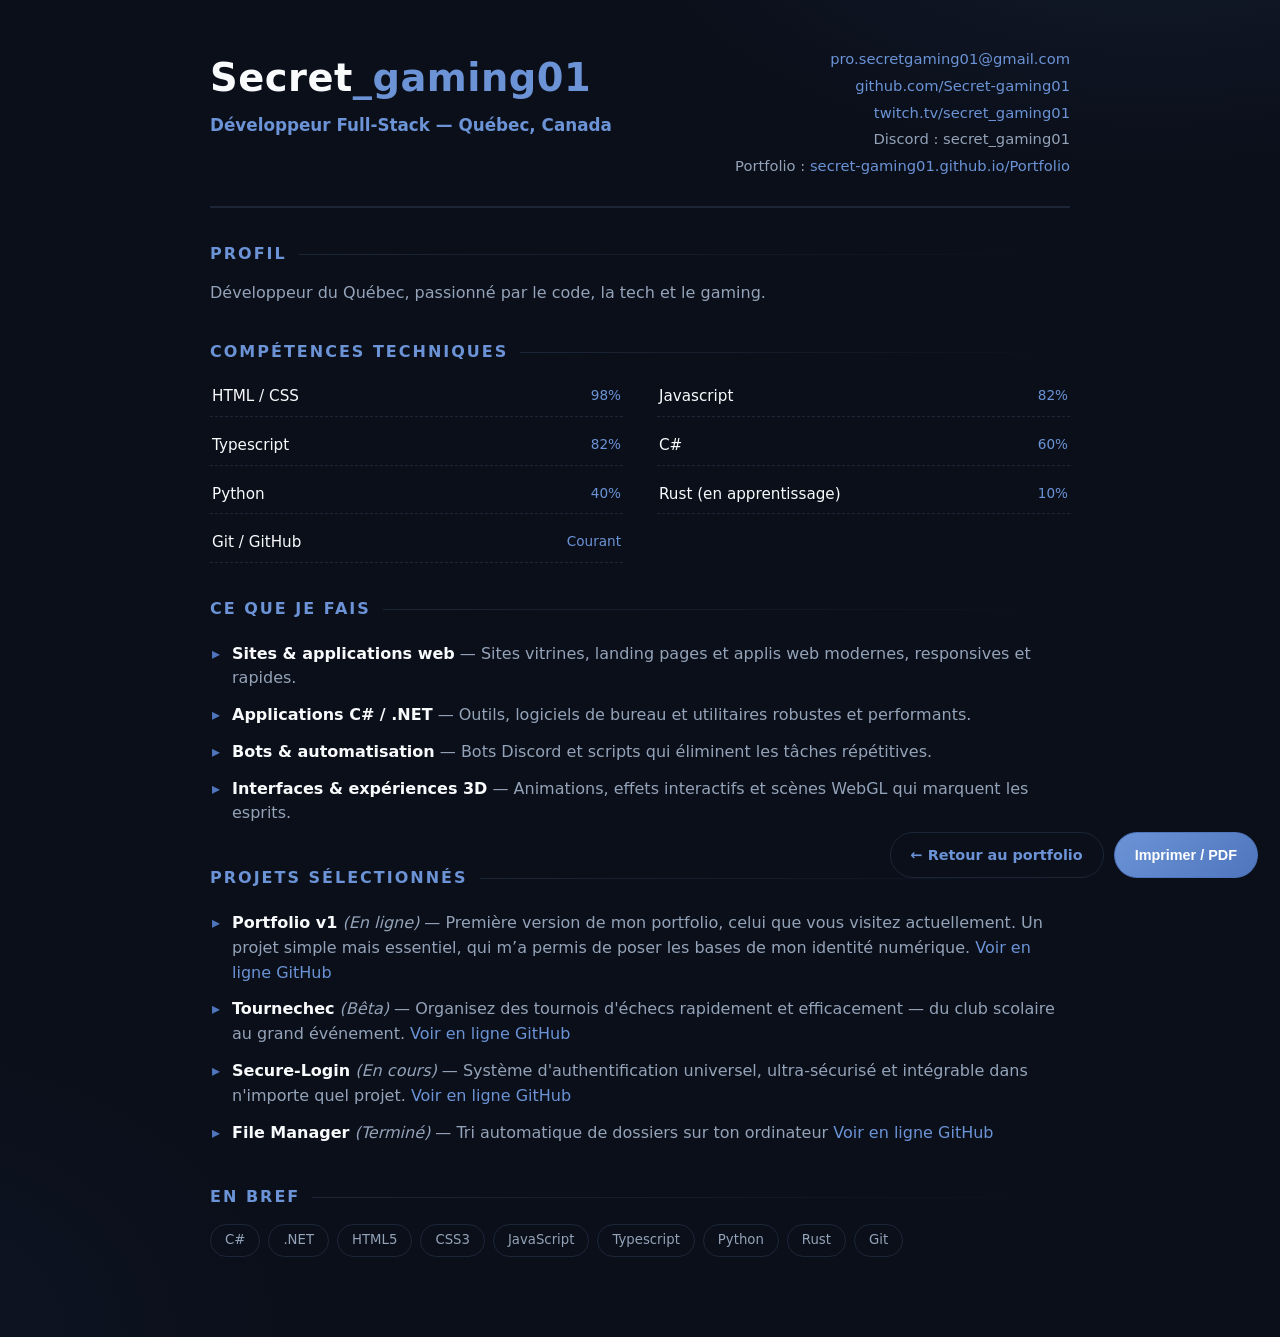
<file: cv.html>
<!DOCTYPE html>
<html lang="fr">
<head>
  <meta charset="UTF-8" />
  <meta name="viewport" content="width=device-width, initial-scale=1.0" />
  <title>CV — Secret_gaming01 | Développeur Full-stack</title>
  <meta name="description" content="CV de Secret_gaming01, développeur full-stack polyvalent (C#, TypeScript, Python, Rust) basé au Québec." />
  <style>
    :root { --cyan:#6b93d6; --blue:#84a8e0; --violet:#4f76bd; --text:#f9fafb; --muted:#94a3b8; --line:rgba(125,155,205,.16); --bg:#0a0f1a; }
    * { margin:0; padding:0; box-sizing:border-box; }
    body {
      font-family:"Segoe UI", system-ui, -apple-system, sans-serif;
      background:
        radial-gradient(900px 500px at 90% -10%, rgba(107,147,214,.10), transparent 60%),
        radial-gradient(700px 500px at -10% 100%, rgba(79,118,189,.06), transparent 60%),
        var(--bg);
      color:var(--text);
      line-height:1.55;
      padding:48px 20px 80px;
    }
    .sheet { max-width:860px; margin:0 auto; }
    a { color:var(--cyan); text-decoration:none; }
    header.top { display:flex; justify-content:space-between; align-items:flex-start; gap:20px; flex-wrap:wrap; padding-bottom:24px; border-bottom:2px solid var(--line); }
    h1 { font-size:clamp(1.7rem,4vw,2.4rem); letter-spacing:.5px; }
    h1 span { color:var(--cyan); }
    .role { font-size:1.05rem; color:var(--cyan); font-weight:600; margin-top:4px; }
    .contact-list { list-style:none; font-size:.92rem; color:var(--muted); text-align:right; }
    .contact-list li { margin-bottom:4px; word-break:break-all; }
    h2 { font-size:1rem; text-transform:uppercase; letter-spacing:2px; color:var(--cyan); margin:34px 0 14px; display:flex; align-items:center; gap:12px; }
    h2::after { content:""; flex:1; height:1px; background:linear-gradient(90deg,var(--line),transparent); }
    .cols { display:grid; grid-template-columns:1fr 1fr; gap:10px 34px; }
    .skill-line { display:flex; justify-content:space-between; border-bottom:1px dashed var(--line); padding:7px 2px; font-size:.95rem; }
    .skill-line em { font-style:normal; color:var(--cyan); font-size:.85rem; }
    ul.clean { list-style:none; }
    ul.clean li { padding:6px 0 6px 22px; position:relative; color:var(--muted); }
    ul.clean li::before { content:"▸"; position:absolute; left:2px; color:var(--violet); }
    ul.clean strong { color:var(--text); }
    .badge-row { display:flex; flex-wrap:wrap; gap:8px; }
    .chip { border:1px solid var(--line); border-radius:999px; padding:5px 14px; font-size:.83rem; color:var(--muted); transition:all .3s ease; }
    .chip:hover { color:var(--cyan); border-color:var(--cyan); }
    .actions { position:fixed; bottom:22px; right:22px; display:flex; gap:10px; }
    .btn { padding:11px 20px; border-radius:999px; border:1px solid var(--violet); background:linear-gradient(135deg,var(--cyan),var(--violet)); color:#ffffff; font-weight:700; cursor:pointer; font-size:.9rem; transition:transform .3s cubic-bezier(.22,1,.36,1), box-shadow .3s ease; }
    .btn:hover { transform:translateY(-2px); box-shadow:0 8px 24px rgba(107,147,214,.35); }
    .btn.ghost { background:transparent; color:var(--cyan); border-color:var(--line); }
    .btn.ghost:hover { border-color:var(--cyan); }
      @media print {
      body { background:#fff; color:#16213a; padding:0; }
      .actions { display:none; }
      h1 span, .role, h2, em, a { color:#4f76bd; }
      ul.clean li, .contact-list li, .chip { color:#33415c; }
      h2::after { background:#c9d6ef; }
      header.top { border-color:#c9d6ef; }
      .skill-line { border-color:#dde6f5; }
    }
    @media (max-width:640px){ .cols{grid-template-columns:1fr} .contact-list{text-align:left} }
  </style>
</head>
<body>
  <div class="sheet">
    <header class="top">
      <div>
        <h1>Secret<span>_gaming01</span></h1>
        <p class="role" id="cvRole">Développeur full-stack polyvalent — Québec, Canada</p>
      </div>
      <ul class="contact-list">
        <li><a id="cvMailLink" href="mailto:pro.secretgaming01@gmail.com"><span id="cvMail">pro.secretgaming01@gmail.com</span></a></li>
        <li><a id="cvGitHubLink" href="https://github.com/Secret-gaming01" target="_blank" rel="noopener"><span id="cvGitHub">github.com/Secret-gaming01</span></a></li>
        <li><a id="cvTwitchLink" href="https://www.twitch.tv/secret_gaming01" target="_blank" rel="noopener"><span id="cvTwitch">twitch.tv/secret_gaming01</span></a></li>
        <li>Discord : <span id="cvDiscord">secret_gaming01</span></li>
        <li>Portfolio : <a href="https://secret-gaming01.github.io/Portfolio/" target="_blank" rel="noopener">secret-gaming01.github.io/Portfolio</a></li>
      </ul>
    </header>

    <h2>Profil</h2>
    <p style="color:var(--muted)" id="cvProfile">
      Développeur du Québec, passionné par le code, la tech et le gaming. Je crée des sites web modernes
      et des applications full-stack, avec un faible pour les interfaces rapides et immersives.
      Multi-langages : C#, HTML/CSS/JS/TS, Python et Rust. Ouvert aux opportunités, à distance ou sur place.
    </p>

    <h2>Compétences techniques</h2>
    <div class="cols" id="cvSkills">
      <div class="skill-line"><span>HTML5 / CSS3</span><em>Excellent (98%)</em></div>
      <div class="skill-line"><span>JavaScript</span><em>Confirmé (82%)</em></div>
      <div class="skill-line"><span>TypeScript</span><em>Confirmé (82%)</em></div>
      <div class="skill-line"><span>C# / .NET</span><em>Avancé (60%)</em></div>
      <div class="skill-line"><span>Python</span><em>Bases solides (40%)</em></div>
      <div class="skill-line"><span>Rust</span><em>En apprentissage (10%)</em></div>
      <div class="skill-line"><span>Git / GitHub</span><em>Courant</em></div>
    </div>

    <h2>Ce que je fais</h2>
    <ul class="clean" id="cvServices">
      <li><strong>Sites &amp; applications web</strong> — sites vitrines, landing pages et applis web modernes, responsives et rapides.</li>
      <li><strong>Applications C# / .NET</strong> — outils, logiciels de bureau et utilitaires robustes et performants.</li>
      <li><strong>Bots &amp; automatisation</strong> — bots Discord et scripts qui éliminent les tâches répétitives.</li>
      <li><strong>Interfaces &amp; expériences 3D</strong> — animations, effets interactifs et scènes WebGL qui marquent les esprits.</li>
    </ul>

    <h2>Projets sélectionnés</h2>
    <ul class="clean" id="cvProjects">
      <li><strong>Portfolio v1</strong> — mon portfolio interactif actuel (le site que vous visitez) : scène 3D temps réel (Three.js), déploiement continu et stats de visite. <a href="https://secret-gaming01.github.io/Portfolio/" target="_blank" rel="noopener">Voir en ligne</a></li>
      <li><strong>Secure-Login</strong> — système d'authentification universel et ultra-sécurisé intégrable à n'importe quel projet (Argon2id, 2FA, passkeys WebAuthn, anti-bruteforce, dashboard admin). <a href="https://github.com/secret-gaming01/Secure-login" target="_blank" rel="noopener">Voir sur GitHub</a></li>
      <li><strong>Tournechec</strong> — organisez des tournois d'échecs du club scolaire au grand événement : appariements suisses automatiques, classement en direct, mode projecteur, conformité RGPD. <a href="https://secret-gaming01.github.io/Tournechec" target="_blank" rel="noopener">Voir en ligne</a></li>
      <li><strong>File Manager</strong> — petit script Python qui trie automatiquement un dossier (comme Téléchargements) en rangeant chaque fichier dans le bon sous-dossier. <a href="https://github.com/secret-gaming01/File-Manager" target="_blank" rel="noopener">Voir sur GitHub</a></li>
      <li><strong>Dépôts open source</strong> — le reste de mon code est disponible publiquement sur <a href="https://github.com/Secret-gaming01" target="_blank" rel="noopener">mon GitHub</a>.</li>
    </ul>

    <h2>En bref</h2>
    <div class="badge-row" id="cvChips">
      <span class="chip">C#</span><span class="chip">.NET</span><span class="chip">HTML5</span><span class="chip">CSS3</span>
      <span class="chip">JavaScript</span><span class="chip">TypeScript</span><span class="chip">Python</span><span class="chip">Rust (en cours)</span><span class="chip">Git</span>
    </div>
  </div>

  <div class="actions">
    <a class="btn ghost" href="index.html">← Retour au portfolio</a>
    <button class="btn" onclick="window.print()">Imprimer / PDF</button>
  </div>

  <script>
  (async () => {
    try {
      const res = await fetch("data/content.json?v=" + Date.now());
      if (!res.ok) return;
      const D = await res.json();
      const site = D.site || {};
      const esc = (s) => String(s ?? "").replace(/[&<>"']/g, (c) => ({ "&":"&amp;", "<":"&lt;", ">":"&gt;", '"':"&quot;", "'":"&#39;" }[c]));

      const role = document.getElementById("cvRole");
      if (role && (site.factRole || site.factBase))
        role.textContent = (site.factRole || "Développeur") + " — " + (site.factBase || "Québec, Canada");

      const prof = document.getElementById("cvProfile");
      if (prof && site.aboutText) prof.textContent = site.aboutText.replace(/\s+/g, " ").trim();

      const skills = document.getElementById("cvSkills");
      if (skills && D.skills && D.skills.length) {
        skills.innerHTML = D.skills.map((s) =>
          '<div class="skill-line"><span>' + esc(s.name.trim()) + '</span><em>' + esc(s.level) + '%</em></div>'
        ).join("") + '<div class="skill-line"><span>Git / GitHub</span><em>Courant</em></div>';
      }

      const serv = document.getElementById("cvServices");
      if (serv && site.services) {
        serv.innerHTML = site.services.map((sv) =>
          "<li><strong>" + esc(sv.title) + "</strong> — " + esc(sv.desc) + "</li>"
        ).join("");
      }

      const proj = document.getElementById("cvProjects");
      if (proj && D.projects && D.projects.length) {
        proj.innerHTML = D.projects.map((p) => {
          const st = p.status ? " <em>(" + esc(p.status) + ")</em>" : "";
          const links =
            (p.demoUrl ? ' <a href="' + esc(p.demoUrl) + '" target="_blank" rel="noopener">Voir en ligne</a>' : "") +
            (p.repoUrl ? ' <a href="' + esc(p.repoUrl) + '" target="_blank" rel="noopener">GitHub</a>' : "");
          return "<li><strong>" + esc(p.title) + "</strong>" + st + " — " + esc(p.short) + links + "</li>";
        }).join("");
      }

      const chips = document.getElementById("cvChips");
      if (chips && D.marquee && D.marquee.length)
        chips.innerHTML = D.marquee.map((m) => '<span class="chip">' + esc(m) + "</span>").join("");

      if (site.email) {
        setText("cvMail", site.email);
        const m = document.getElementById("cvMailLink");
        if (m) m.href = "mailto:" + site.email;
      }
      if (site.githubUrl) {
        setText("cvGitHub", site.githubUrl.replace(/^https?:\/\/(www\.)?/, ""));
        const g = document.getElementById("cvGitHubLink");
        if (g) g.href = site.githubUrl;
      }
      if (site.twitchUrl) {
        setText("cvTwitch", site.twitchUrl.replace(/^https?:\/\/(www\.)?/, ""));
        const t = document.getElementById("cvTwitchLink");
        if (t) t.href = site.twitchUrl;
      }
      if (site.discord) setText("cvDiscord", site.discord);
    } catch (e) {}
    function setText(id, v) { const el = document.getElementById(id); if (el && v) el.textContent = v; }
  })();
  </script>
</body>
</html>
</file>
